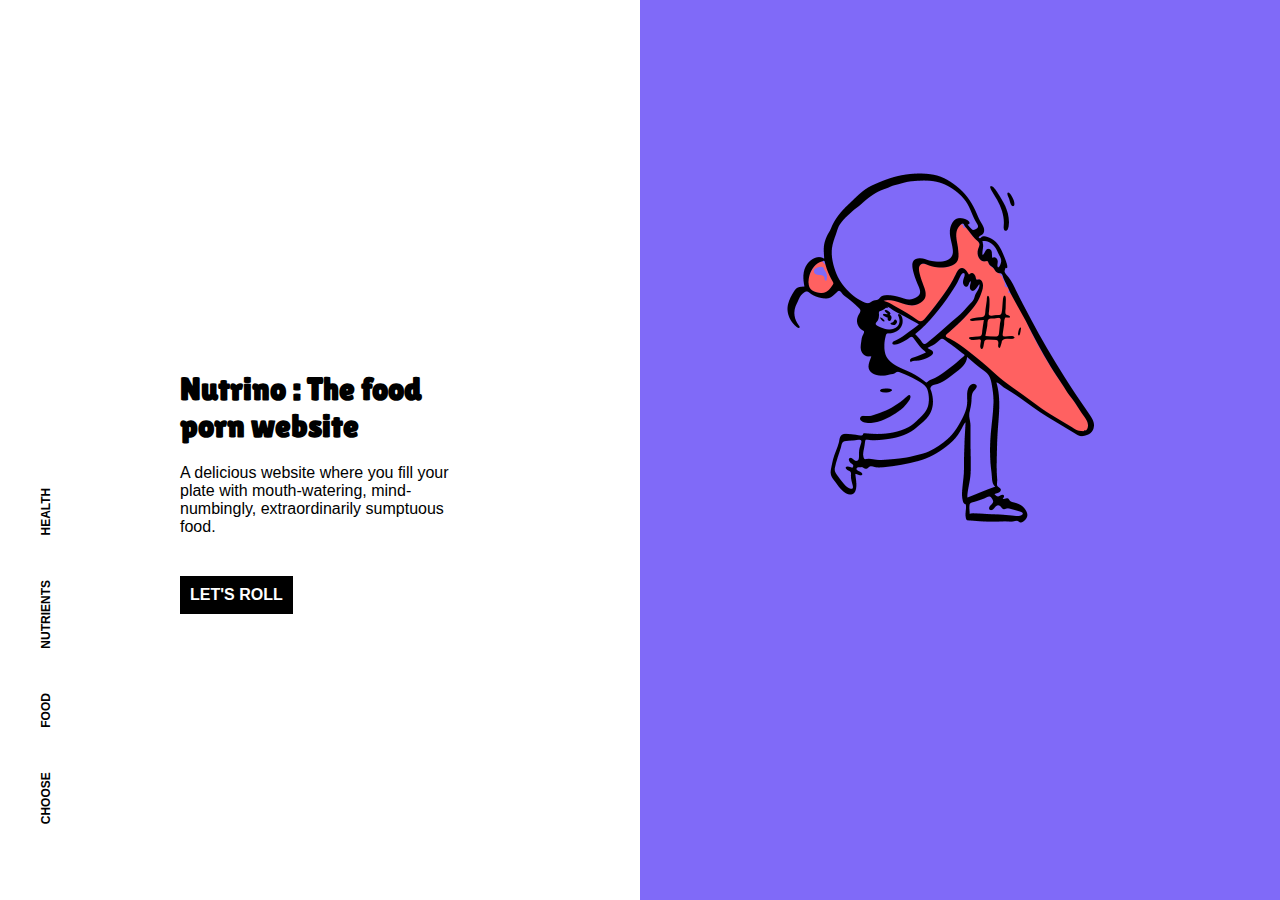
<file: index.html>
<!DOCTYPE html>
<html lang="en">
<head>
    <meta charset="UTF-8">
    <meta name="viewport" content="width=device-width, initial-scale=1.0">
    <meta http-equiv="X-UA-Compatible" content="ie=edge">
    <link rel="stylesheet" href="landingstyle.css">
    <link href="https://fonts.googleapis.com/css?family=Lilita+One&display=swap" rel="stylesheet">
   

    
    
    
    <title>Nutrino : Food Porn</title>
    <link rel="shortcut icon" href="Logo.png">
</head>
<body>

    <div class="parallax">
            <div class="parent">
                    <div class="left-col">
                        <div class="writup">
                            <h1 style=" font-family: 'Lilita One', cursive;">Nutrino : The food porn website</h1>
                            <p style="font-family: 'Open Sans', sans-serif;">A delicious website where you fill your plate with mouth-watering, mind-numbingly, extraordinarily sumptuous food.</p>
                            <button class="button1">
                                <a href="main1.html">LET'S ROLL</a>
                            </button>
                        </div>
            
                        <div class="white-bar">
            
                        </div>
                        <div class="vertical-menu">
                                <li>CHOOSE</li>
                                <li>FOOD</li>
                                <li>NUTRIENTS</li>
                                <li>HEALTH</li>
            
                            </div>
                        
            
                    </div>
                    <div class="right-col">
                        <div class="doodle">
                            <img src="icecream.png" alt="">
                        </div>
            
            
                    </div>
                </div>
            

    </div>

            
                

                        

                            
             
                                       
          



          <script>

              /* Open when someone clicks on the span element */
function openNav() {
  document.getElementById("myNav").style.width = "100%";
}

/* Close when someone clicks on the "x" symbol inside the overlay */
function closeNav() {
  document.getElementById("myNav").style.width = "0%";
}

          
          
          </script>

    

    
    


    
</body>
</html>
</file>
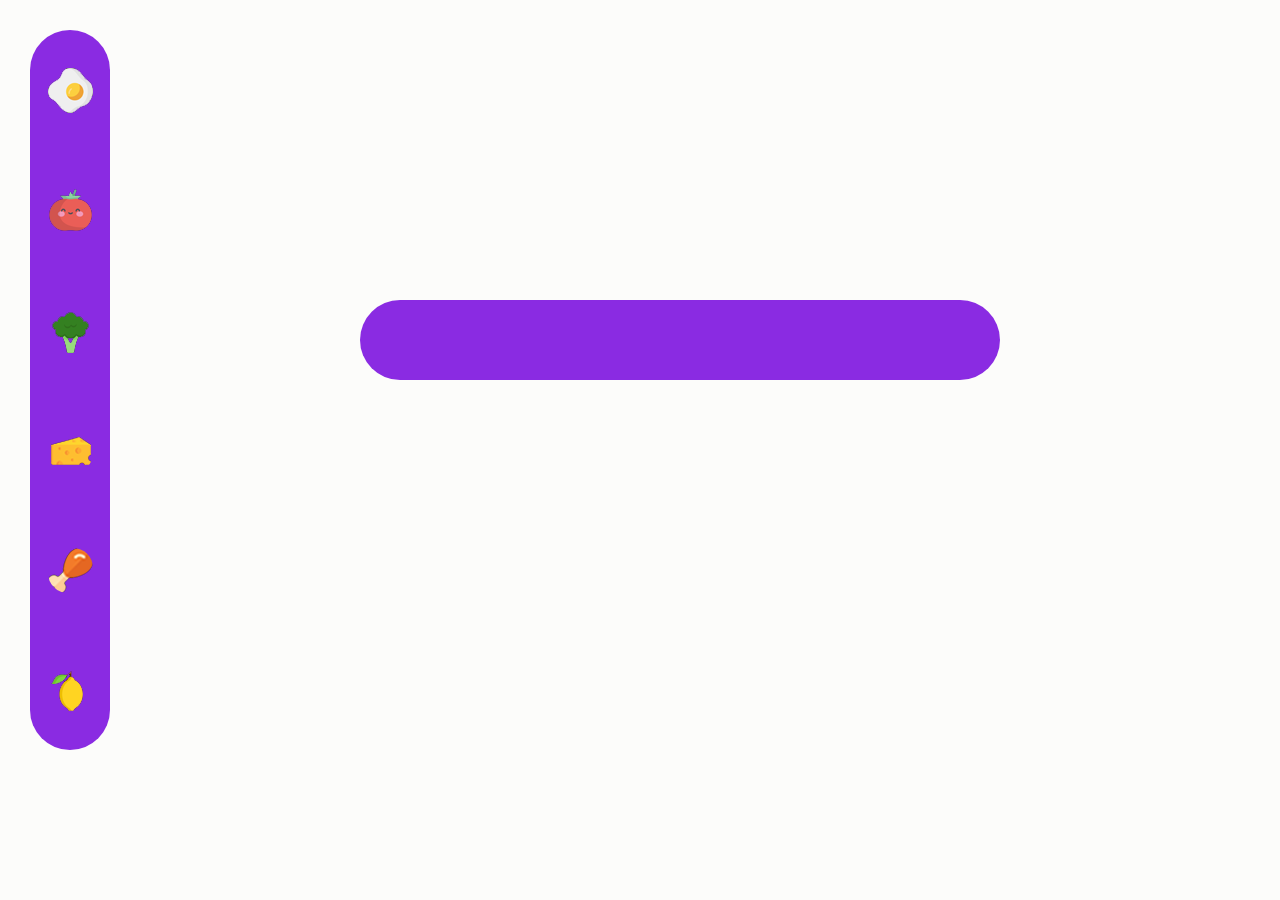
<file: main.html>
<!DOCTYPE html>
<html lang="en">
<head>
    <meta charset="UTF-8">
    <meta name="viewport" content="width=., initial-scale=1.0">
    <meta http-equiv="X-UA-Compatible" content="ie=edge">
    <link rel="stylesheet" href="main.css">
    <link rel="stylesheet" href="https://stackpath.bootstrapcdn.com/bootstrap/4.4.1/css/bootstrap.min.css" integrity="sha384-Vkoo8x4CGsO3+Hhxv8T/Q5PaXtkKtu6ug5TOeNV6gBiFeWPGFN9MuhOf23Q9Ifjh" crossorigin="anonymous">
    <title>Document</title>
</head>
<body>
    
    <!--parent container-->
    <li/li class="lists">
        <!--recipe menu bar-->
        <ul class="list1">
            <li class="list-item" id="eggo" draggable="true">egg</li>
            <li class="list-item" id="tomato" draggable = "true">tomato</li>
            <li class="list-item" id="brocco" draggable = "true">broccoli</li>
            <li class="list-item" id="cheeso" draggable="true">cheese</li>
            <li class="list-item" id="chimken" draggable="true">chicken</li>
            <li class="list-item" id="lemon" draggable="true">lemon</li>

        </ul>
        <!--draggable elements placeholder-->
        <div class="list">

        </div>

        <div class="sidebar" id='data'>

        </div>
    </div>

    <div class="sidebar">
        <ul class="data">

        </ul>

    </div>
    <script src="app2.js"></script>
</body>
</html>
</file>
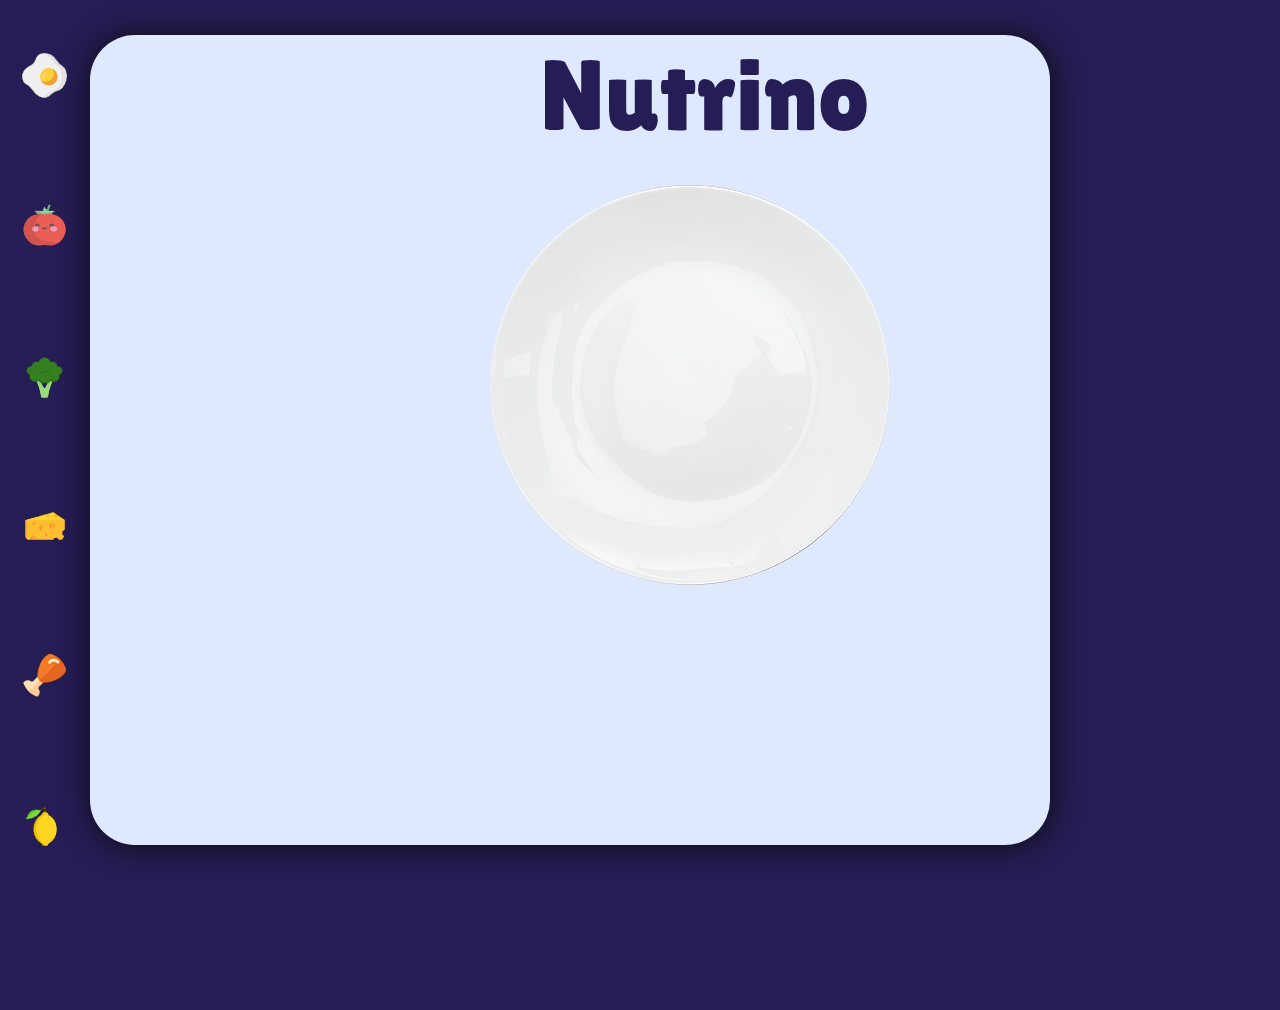
<file: main1.html>
<!DOCTYPE html>
<html lang="en">
<head>
    <meta charset="UTF-8">
    <meta name="viewport" content="width=., initial-scale=1.0">
    <meta http-equiv="X-UA-Compatible" content="ie=edge">
    <link rel="stylesheet" href="mainbackup.css">
    <link href="https://fonts.googleapis.com/css?family=Lilita+One&display=swap" rel="stylesheet"> 
    <link rel="stylesheet" href="https://stackpath.bootstrapcdn.com/bootstrap/4.4.1/css/bootstrap.min.css" integrity="sha384-Vkoo8x4CGsO3+Hhxv8T/Q5PaXtkKtu6ug5TOeNV6gBiFeWPGFN9MuhOf23Q9Ifjh" crossorigin="anonymous">
    <title>Nutrino</title>
    <link rel="shortcut icon" href="Logo.png">
</head>
<body style="background-color: #261d56;">

   
    
    <!--parent container-->
    <div class="lists">

        
        <!--recipe menu bar-->

        
        <ul class="list1">
            <li class="list-item" id="eggo" draggable="true">egg</li>
            <li class="list-item" id="tomato" draggable = "true">tomato</li>
            <li class="list-item" id="brocco" draggable = "true">broccoli</li>
            <li class="list-item" id="cheeso" draggable="true">cheese</li>
            <li class="list-item" id="chimken" draggable="true">chicken</li>
            <li class="list-item" id="lemon" draggable="true">lemon</li>

        </ul>
        <!--draggable elements placeholder-->

        <div class="secondcontainer">
            <h2 style="font-size: 100px; color :#261d56;font-family: 'Lilita One', cursive; position: absolute; margin-left: 450px;  ">Nutrino</h2>
            <div class="list">
               
            </div>

        </div>

        <div class="thirdcontainer">
            <div class="card1" id="cal">
               <h1 id="chicken"></h1>
                <h1 id="egg"></h1>
                <h1 id="broccoli"></h1>
                <h1 id="lemo"></h1>
                <h1 id="cheese"></h1>
                <h1 id="tomat"></h1>
                <h1 id="totalcal"></h1>
            </div>
           <div class="card2" id="tcal"></div>
        </div>
        

        
    </div>
    <!--data fetching containers     style="background-color: #261d56-->
    <div class="container">
        <div class="itemcontainer" >
            <ul  class="itemlist" id="data" >
                
        
            </ul>
        </div>
    </div>
        
    
   
   <div class="container">
    <div class="itemcontainer">
        <ul id="data1" class="itemlist">
    
        </ul>
    
       </div>
   </div>
   
   

  <div class="container">
    <div class="itemcontainer">
        <ul id="data2" class="itemlist">
    
        </ul>
    
       </div>

  </div>
    
   

   <div class="container">
    <div class="itemcontainer">
        <ul id="data3" class="itemlist">
    
        </ul>
    
       </div>

   </div>
    
   

   <div class="container">
    <div class="itemcontainer">
        <ul id="data4" class="itemlist">
    
        </ul>
    
    </div>

   </div>
   


<div class="container">
    <div class="itemcontainer">
        <ul id="data5" class="itemlist">
    
        </ul>
    
    </div>
</div>
    

        
        

    
    <script src="app4.js"></script>
</body>
</html>
</file>
<file: landingstyle.css>
*{
    margin:0;
    padding: 0;
    font-family: 'Open Sans', sans-serif;
}

.parent{
    height: 100vh;
    display: flex;
    align-items: center;

}

.left-col{
    display:flex;
    height: 100vh;
    flex-basis: 50%;
    position: relative;
    align-items: center;
    justify-content: center;
    align-content: center;
    color: black;
   


}

a{
    text-decoration: none;
    color: #fff;
}

a:hover{
    color:black;
    text-decoration: none;
}

.left-col img{
    height: 40px;
    width: 40px;
    position: absolute;
    left: 45px;
    top: 85px;
    
}



.writup{
    width: 50%;
    height: 200px;
    align-self: center;
    
}

.writup h1{
    margin: 20px;
    color: black;
    font-family: 'Open Sans', sans-serif;
    font-weight: 1500;
    
    
}
.writup p{
    margin: 20px;
    color:black;
    font-family: 'Open Sans', sans-serif;
    
}
.right-col{
    height: 100vh;
    flex-basis: 50%;
    background: #806af8;

}

.navbar{
    position: absolute;
    right: 45px;
    top: 85px;
    display: flex;
    float: right;

}

.navbar li{
list-style-type: none;
    margin: 0 40px;
    display: inline-block;
    
}

.navbar li a{
    font-size: 12px;
    font-weight: bold;
    color: rgb(14, 2, 2);
    cursor:pointer ;
    text-decoration: none;

}

.navbar li a:hover{
    margin-right:2px;
}

/* .white-bar{
    position: absolute;
    height: 20px;
    width: 280px;
    background:#ff6161;
    top: 180px;
    right: 0;

}

.red-bar{
    position: absolute;
    height: 20px;
    width: 280px;
    background: white;
    top: 180px;
    left: 0;
    

} */
/* .red-bar{
    position: absolute;
    height: 20px;
    width: 10px;
    background: rgb(248, 60, 27);
    top: 180px;
    

} */
/* 
.bottom-bar{
    height: 7px;
    width: 185px;
    background: #e80707;
    position:absolute;
    right: 34;
    bottom: -100px;
} */

.vertical-menu{
    position: absolute;
    bottom: 235px;
    transform: rotate(-90deg);
    left: -143px;
}

.vertical-menu li{
    list-style-type: none;
    display: inline-block;
    margin: 0 20px;
    color:black;
    font-size: 12px;
    font-weight: bold;

}

.button1 {
    border: none;
    padding: 10px;
    text-align: center;
    text-decoration: none;
    display: inline-block;
    font-size: 16px;
    color: white;
    margin: 20px;
    font-family: 'Open Sans', sans-serif;
    font-weight: 600;
    background-color:black; 
    
    
    
  }
  
  .button1:hover {
    background-color:white; 
    color: black;}

.doodle img{
    height: 80%;
    width: 80%;
    margin-top:150px;
    margin-left: 50px;
}

.parent2{
    height: 100vh;
    display: flex;
    align-items: center;

}

.left-col2{
    display:flex;
    height: 100vh;
    flex-basis: 50%;
    position: relative;
    align-items: center;
    justify-content: center;
    align-content: center;
    color: black;
    background: #e7d90e;


}

.right-col{
    height: 100vh;
    flex-basis: 50%;
    

}

.doodle2 img{
    height: 80%;
    width: 80%;
    margin-top:150px;
    margin-left: 50px;
}

.overlay {
      
    height: 100%;
    width: 0;
    position: fixed; 
    z-index: 1;
    left: 0;
    top: 0;
    background-color:#fff; 
    background-color:#fff;
    overflow-x: hidden; 
    /* transition: 0.5s;  */
    display: flex;
    justify-content: center;
    align-items: center;
  }
  

  .overlay-content {
    position: relative;
    top: 25%; 
    width: 100%; 
    text-align: center;
    margin-top: 30px; 
    height: 70%;
    
  }
  

  .overlay a {
    padding: 20px;
    text-decoration: none;
    font-size:200px;
    font-weight: 900;
    color: #2b2a2a;
    display: block; /* Display block instead of inline */
    transition: 0.3s; /* Transition effects on hover (color) */
  }


  .overlay a h1{
      font-size: 50px;
      font-weight: 800;
  }
  .overlay-content li{
      list-style-type: none;
    
  }
  


  .overlay a:hover, .overlay a:focus {
    color: #04c3fd;
    margin-left: 20px;
    text-decoration: none;
  }
  
  
  .overlay-right .closebtn {
    position: absolute;
    top: 20px;
    right: 45px;
    font-size: 10px;
    color: rgb(37, 37, 37);
   
  }
  
    
    .overlay-right .closebtn {
      font-size: 40px;
      top: 15px;
      right: 35px;
    }
  

  .overlay-left{
      flex-basis: 50%;
      
  }

  .overlay-right{
      flex-basis: 50%;
      background: rgb(250, 246, 247);
      height: 100vh;
      display: flex;
      justify-content: center;
      align-items: center;
  }

  .overlay-form{
      flex-basis: 50%;
      height: 50%;
      font-weight:500;
  }

  .button2 {
    border: none;
    padding: 10px;
    text-align: center;
    text-decoration: none;
    display: inline-block;
    font-size: 16px;
    color: white;
    margin: 20px;
    margin-left: 140px;
    font-family: 'Open Sans', sans-serif;
    font-weight: 600;
    background-color:black; 
    
    
    
  }
  
  .button2:hover {
    background-color:white; 
    color: black;}
</file>
<file: main.css>
*{
    margin: 0;
    padding: 0;
}

.lists{
    display: flex;
    background: rgb(252, 252, 250);
    height: 100vh;
    width: 100%;
    
}

.list1{
    display: flex;
    flex-direction: column;
    background: blueviolet;
    height: 80vh;
    width: 80px;
    margin-left: 30px;
    margin-top: 30px;
    border-radius: 50px;
    justify-content: space-around;
    align-items: center;

}

.list{
    margin-top: 300px;
    display: flex;
    background: blueviolet;
    height: 80px;
    width: 50%;
    margin-left: 250px;
    border-radius: 50px;
    justify-content: space-around;
    align-items: center;
}

.child2{
    display: flex;
    flex-direction: column;
    background: red;
    height: 60px;
    width: 60px;
    border-radius: 20px;
    
}



.list-item{
    
    display: flex;
    /* background: url(); */
    height: 60px;
    width: 60px;
    border-radius: 20px;
    align-items: center;
    justify-content: center;
    justify-items: center;
    color: transparent;
    

}


.sidebar{
    display: flex;
    flex-direction: column;
    background: rgb(240, 239, 239);
    color: white;
    
    
}

#eggo {
    position : relative;
    /* transform: translate(-50%, 50%); */
    width : calc(270px/6);
    height : 45px;
    background : url(StripEggo.png);
    animation : animate 1s steps(6) infinite;
}

#cheeso {
    position : relative;
    /* transform: translate(-50%, 50%); */
    width : calc(270px/6);
    height : 45px;
    background : url(StripCheeso.png);
    animation : animate 1s steps(6) infinite;
}

#chimken {
    position : relative;
    /* transform: translate(-50%, 50%); */
    width : calc(270px/6);
    height : 45px;
    background : url(StripChimken.png);
    animation : animate 1s steps(6) infinite;
}

#brocco {
    position : relative;
    /* transform: translate(-50%, 50%); */
    width : calc(270px/6);
    height : 45px;
    background : url(StripBrocco.png);
    animation : animate 1s steps(6) infinite;
}

#lemon {
    position : relative;
    /* transform: translate(-50%, 50%); */
    width : calc(270px/6);
    height : 45px;
    background : url(StripLemon.png);
    animation : animate 1s steps(6) infinite;
}

#tomato {
    position : relative;
    /* transform: translate(-50%, 50%); */
    width : calc(270px/6);
    height : 45px;
    background : url(StripTomato.png);
    animation : animate 1s steps(6) infinite;
}

@keyframes animate {
    from {
        background-position : 0;
    }
    to {
        background-position : 270px;
    }
}
</file>
<file: mainbackup.css>
*{
    margin: 0;
    padding: 0;
}

.lists{
    display: flex;
    background-color:#261d56;
    height: 100vh;
    width: 100%;
    
}

.list1{
    display: flex;
    flex-direction: column;
    height: 100vh;
    background: #261d56;
    flex-basis: 7%;
    justify-content: space-around;
    align-items: center; 
     /* box-shadow: 1px 1px 10px #0c0c0c ;  */

}

.button1 {
    border: none;
    padding: 10px;
    text-align: center;
    text-decoration: none;
    display: inline-block;
    font-size: 16px;
    color: #261d56;
    margin: 20px;
    font-family: 'Open Sans', sans-serif;
    font-weight: 600;
    border-radius: 10px;
    background-color:#dee8ff; 
    
    
    
  }
.secondcontainer{
    display: flex;
    height: 90vh;
    flex-basis:75% ;
    background: #dee8ff;
    border-top-left-radius: 45px;
    border-top-right-radius: 45px;
    border-bottom-left-radius: 45px;
    border-bottom-right-radius: 45px;
    margin-top: 35px; 
 box-shadow: 1px 1px 30px #0c0c0c ;
}

.thirdcontainer{
    margin-top: 40px;
    display: flex;
    flex-direction: column;
    flex-basis: 17% ;
    height: 90vh;
    justify-content: space-evenly;
    align-content: center;
    align-items: center;
    /* background: white; */
    margin-left: 5px;
}

.card1{
    display: flex;
    flex-direction: column;
    justify-content: center;
    width: 100%;
    flex-basis:60%;
    border-radius: 10px;
    align-items: center;
    align-self:center;
    align-content: center;
}
.card2{
    width: 100%;
    flex-basis:10%;
    /* background: rgb(255, 254, 254); */
    border-radius: 10px;
}


.list{
    margin-top: 150px;
    background : url(Plate1.png);
    display: flex;
    height: 400px;
    width: 400px;
    margin-left: 400px;
    border-radius: 50%;
    justify-content: space-around;
    align-items: center;
    
    /* box-shadow: 5px 10px 60px; */
}

.child2{
    display: flex;
    flex-direction: column;
    background: red;
    height: 60px;
    width: 60px;
    border-radius: 20px;
    
}



.list-item{
    
    display: flex;
    background-color : white;
    height: 60px;
    width: 60px;
    border-radius: 30px;
    align-items: center;
    justify-content: center;
    justify-items: center;
    color: transparent;
    cursor: pointer;
    

}


/* .sidebar{
    display: flex;
    flex-direction: column;
    background: rgb(240, 239, 239);
    color: white;
    
    
} */

.container{
    margin-top: 2px;
    margin-bottom: 2px;
    height: 0%;
}
.itemcontainer{
    margin-left: 0;
    padding: 0;
    display: flex;
    flex-direction: row;
    justify-content: space-between;
    align-items: self;
    width: 100%;
    height : auto;
    background-color: #261d56;

}

.itemlist{
    display: flex;
    flex-basis: 100%;
    margin-left: 20px;
    margin-right: 40px;
    /* height: 370px;
    width: 370px;
     */
}

#eggo {
    position : relative;
    /* transform: translate(-50%, 50%); */
    width : calc(270px/6);
    height : 45px;
    background : url(StripEggo.png);
    animation : animate 1s steps(6) infinite;
    
}

#cheeso {
    position : relative;
    /* transform: translate(-50%, 50%); */
    width : calc(270px/6);
    height : 45px;
    background : url(StripCheeso.png);
    animation : animate 1s steps(6) infinite;
}

#chimken {
    position : relative;
    /* transform: translate(-50%, 50%); */
    width : calc(270px/6);
    height : 45px;
    background : url(StripChimken.png);
    animation : animate 1s steps(6) infinite;
}

#brocco {
    position : relative;
    /* transform: translate(-50%, 50%); */
    width : calc(270px/6);
    height : 45px;
    background : url(StripBrocco.png);
    animation : animate 1s steps(6) infinite;
}

#lemon {
    position : relative;
    /* transform: translate(-50%, 50%); */
    width : calc(270px/6);
    height : 45px;
    background : url(StripLemon.png);
    animation : animate 1s steps(6) infinite;
}

#tomato {
    position : relative;
    /* transform: translate(-50%, 50%); */
    width : calc(270px/6);
    height : 45px;
    background : url(StripTomato.png);
    animation : animate 1s steps(6) infinite;
}

@keyframes animate {
    from {
        background-position : 0;
    }
    to {
        background-position : 270px;
    }
}
</file>
